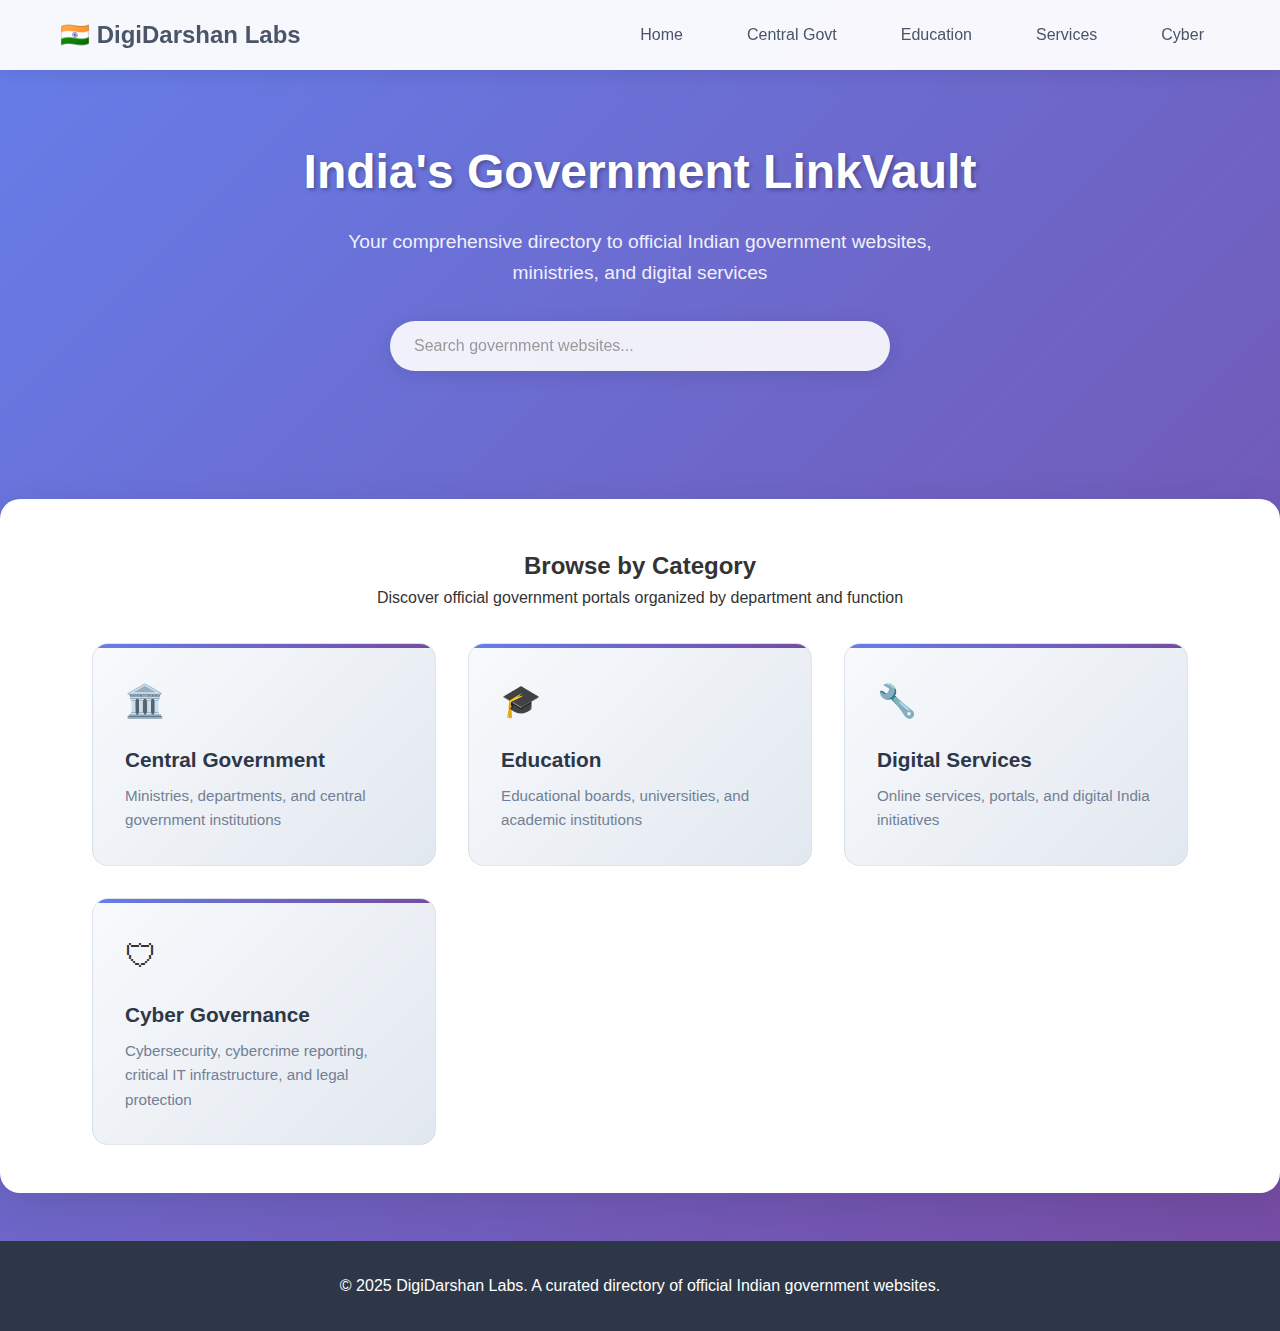
<file: index.html>
<!DOCTYPE html>
<html lang="en">
<head>
    <meta charset="UTF-8">
    <meta name="viewport" content="width=device-width, initial-scale=1.0">
    <meta name="description" content="DigiDarshan Labs: Comprehensive directory of official Indian government websites and portals">
    <meta name="keywords" content="India, government, official websites, ministries, services">
    <title>DigiDarshan Labs: India's Government LinkVault</title>
    <link rel="apple-touch-icon" sizes="180x180" href="assets/apple-touch-icon.png">
    <link rel="icon" type="image/png" sizes="32x32" href="assets/favicon-32x32.png">
    <link rel="icon" type="image/png" sizes="16x16" href="assets/favicon-16x16.png">
    <link rel="manifest" href="assets/site.webmanifest">
    <style>
        /* CSS Reset and Base Styles */
        * {
            margin: 0;
            padding: 0;
            box-sizing: border-box;
        }

        body {
            font-family: 'Segoe UI', Tahoma, Geneva, Verdana, sans-serif;
            line-height: 1.6;
            color: #333;
            background: linear-gradient(135deg, #667eea 0%, #764ba2 100%);
            min-height: 100vh;
        }

        /* Container */
        .container {
            max-width: 1200px;
            margin: 0 auto;
            padding: 0 20px;
        }

        /* Header */
        .header {
            background: rgba(255, 255, 255, 0.95);
            backdrop-filter: blur(10px);
            box-shadow: 0 2px 20px rgba(0, 0, 0, 0.1);
            position: sticky;
            top: 0;
            z-index: 100;
        }

        .header-content {
            display: flex;
            justify-content: space-between;
            align-items: center;
            padding: 1rem 0;
        }

        .logo {
            font-size: 1.5rem;
            font-weight: 700;
            color: #4a5568;
            text-decoration: none;
        }

        /* Navigation */
        .nav {
            display: flex;
            gap: 2rem;
            list-style: none;
        }

        .nav a {
            text-decoration: none;
            color: #4a5568;
            font-weight: 500;
            transition: color 0.3s ease;
            padding: 0.5rem 1rem;
            border-radius: 8px;
        }

        .nav a:hover {
            color: #667eea;
            background: rgba(102, 126, 234, 0.1);
        }

        /* Hero Section */
        .hero {
            text-align: center;
            padding: 4rem 0;
            color: white;
        }

        .hero h1 {
            font-size: 3rem;
            font-weight: 700;
            margin-bottom: 1rem;
            text-shadow: 2px 2px 4px rgba(0, 0, 0, 0.3);
        }

        .hero p {
            font-size: 1.2rem;
            margin-bottom: 2rem;
            opacity: 0.9;
            max-width: 600px;
            margin-left: auto;
            margin-right: auto;
        }

        /* Search Bar */
        .search-container {
            max-width: 500px;
            margin: 2rem auto;
            position: relative;
        }

        .search-input {
            width: 100%;
            padding: 1rem 1.5rem;
            font-size: 1rem;
            border: none;
            border-radius: 50px;
            outline: none;
            background: rgba(255, 255, 255, 0.9);
            backdrop-filter: blur(10px);
            box-shadow: 0 4px 20px rgba(0, 0, 0, 0.1);
        }

        .search-input::placeholder {
            color: #999;
        }

        /* Main Content */
        .main {
            background: white;
            margin: 2rem 0;
            border-radius: 20px;
            box-shadow: 0 10px 40px rgba(0, 0, 0, 0.1);
            overflow: hidden;
        }

        .content {
            padding: 3rem 2rem;
        }

        /* Category Grid */
        .category-grid {
            display: grid;
            grid-template-columns: repeat(auto-fit, minmax(300px, 1fr));
            gap: 2rem;
            margin-top: 2rem;
        }

        .category-card {
            background: linear-gradient(135deg, #f8fafc 0%, #e2e8f0 100%);
            border-radius: 16px;
            padding: 2rem;
            text-decoration: none;
            color: inherit;
            transition: all 0.3s ease;
            border: 1px solid rgba(203, 213, 224, 0.5);
            position: relative;
            overflow: hidden;
        }

        .category-card::before {
            content: '';
            position: absolute;
            top: 0;
            left: 0;
            width: 100%;
            height: 4px;
            background: linear-gradient(90deg, #667eea, #764ba2);
        }

        .category-card:hover {
            transform: translateY(-5px);
            box-shadow: 0 15px 40px rgba(0, 0, 0, 0.15);
        }

        .category-card h3 {
            font-size: 1.3rem;
            font-weight: 600;
            margin-bottom: 0.5rem;
            color: #2d3748;
        }

        .category-card p {
            color: #718096;
            font-size: 0.95rem;
        }

        .category-card .icon {
            font-size: 2rem;
            margin-bottom: 1rem;
            display: block;
        }

        /* Link Block Styles (for category pages) */
        .link-block {
            background: white;
            border: 1px solid #e2e8f0;
            border-radius: 12px;
            padding: 1.5rem;
            margin-bottom: 1rem;
            transition: all 0.3s ease;
            position: relative;
        }

        .link-block:hover {
            transform: translateX(5px);
            box-shadow: 0 5px 20px rgba(0, 0, 0, 0.1);
            border-color: #667eea;
        }

        .link-block a {
            color: #2d3748;
            text-decoration: none;
            font-weight: 600;
            font-size: 1.1rem;
            display: block;
            margin-bottom: 0.5rem;
        }

        .link-block a:hover {
            color: #667eea;
        }

        .link-block p {
            color: #718096;
            font-size: 0.9rem;
            margin: 0;
        }

        .link-block::before {
            content: '';
            position: absolute;
            left: 0;
            top: 0;
            width: 3px;
            height: 100%;
            background: #667eea;
            opacity: 0;
            transition: opacity 0.3s ease;
        }

        .link-block:hover::before {
            opacity: 1;
        }

        /* Section Styles */
        .section {
            margin-bottom: 3rem;
        }

        .section h2 {
            font-size: 1.5rem;
            font-weight: 600;
            color: #2d3748;
            margin-bottom: 1.5rem;
            padding-bottom: 0.5rem;
            border-bottom: 2px solid #e2e8f0;
        }

        /* Page Header */
        .page-header {
            background: linear-gradient(135deg, #667eea 0%, #764ba2 100%);
            color: white;
            padding: 3rem 0;
            text-align: center;
        }

        .page-header h1 {
            font-size: 2.5rem;
            font-weight: 700;
            margin-bottom: 0.5rem;
        }

        .page-header p {
            font-size: 1.1rem;
            opacity: 0.9;
        }

        /* Footer */
        .footer {
            background: #2d3748;
            color: white;
            text-align: center;
            padding: 2rem 0;
            margin-top: 3rem;
        }

        /* Mobile Responsiveness */
        @media (max-width: 768px) {
            .header-content {
                flex-direction: column;
                gap: 1rem;
            }

            .nav {
                gap: 1rem;
            }

            .hero h1 {
                font-size: 2rem;
            }

            .hero p {
                font-size: 1rem;
            }

            .category-grid {
                grid-template-columns: 1fr;
            }

            .content {
                padding: 2rem 1rem;
            }
        }

        /* Utility Classes */
        .text-center { text-align: center; }
        .mb-2 { margin-bottom: 1rem; }
        .mt-3 { margin-top: 1.5rem; }
    </style>
</head>
<body>
    <!-- Header Navigation -->
    <header class="header">
        <div class="container">
            <div class="header-content">
                <a href="index.html" class="logo">🇮🇳 DigiDarshan Labs</a>
                <nav>
                    <ul class="nav">
                        <li><a href="index.html">Home</a></li>
                        <li><a href="central.html">Central Govt</a></li>
                        <li><a href="education.html">Education</a></li>
                        <li><a href="services.html">Services</a></li>
                        <li><a href="cyber.html">Cyber</a></li>
                    </ul>
                </nav>
            </div>
        </div>
    </header>

    <!-- Hero Section -->
    <section class="hero">
        <div class="container">
            <h1>India's Government LinkVault</h1>
            <p>Your comprehensive directory to official Indian government websites, ministries, and digital services</p>
            
            <!-- Search Bar -->
            <div class="search-container">
                <input type="text" class="search-input" placeholder="Search government websites..." id="searchInput">
            </div>
        </div>
    </section>

    <!-- Main Content -->
    <main class="main">
        <div class="container">
            <div class="content">
                <div class="text-center mb-2">
                    <h2>Browse by Category</h2>
                    <p>Discover official government portals organized by department and function</p>
                </div>

                <!-- Category Grid -->
                <div class="category-grid">
                    <!-- To add a new category card, copy this block and replace the content -->
                    <a href="central.html" class="category-card">
                        <span class="icon">🏛️</span>
                        <h3>Central Government</h3>
                        <p>Ministries, departments, and central government institutions</p>
                    </a>

                    <a href="education.html" class="category-card">
                        <span class="icon">🎓</span>
                        <h3>Education</h3>
                        <p>Educational boards, universities, and academic institutions</p>
                    </a>

                    <a href="services.html" class="category-card">
                        <span class="icon">🔧</span>
                        <h3>Digital Services</h3>
                        <p>Online services, portals, and digital India initiatives</p>
                    </a>
                    
                    <a href="cyber.html" class="category-card">
						<span class="icon">🛡</span>
						<h3>Cyber Governance</h3>
						<p>Cybersecurity, cybercrime reporting, critical IT infrastructure, and legal protection</p>
					</a>


                    <!-- Template for new category cards -->
                    <!-- 
                    <a href="newpage.html" class="category-card">
                        <span class="icon">📊</span>
                        <h3>Category Name</h3>
                        <p>Brief description of the category</p>
                    </a>
                    -->
                </div>
            </div>
        </div>
    </main>

    <!-- Footer -->
    <footer class="footer">
        <div class="container">
            <p>&copy; 2025 DigiDarshan Labs. A curated directory of official Indian government websites.</p>
        </div>
    </footer>

    <!-- Search Functionality -->
    <script src="js/script.js"></script>
</body>
</html>
</file>
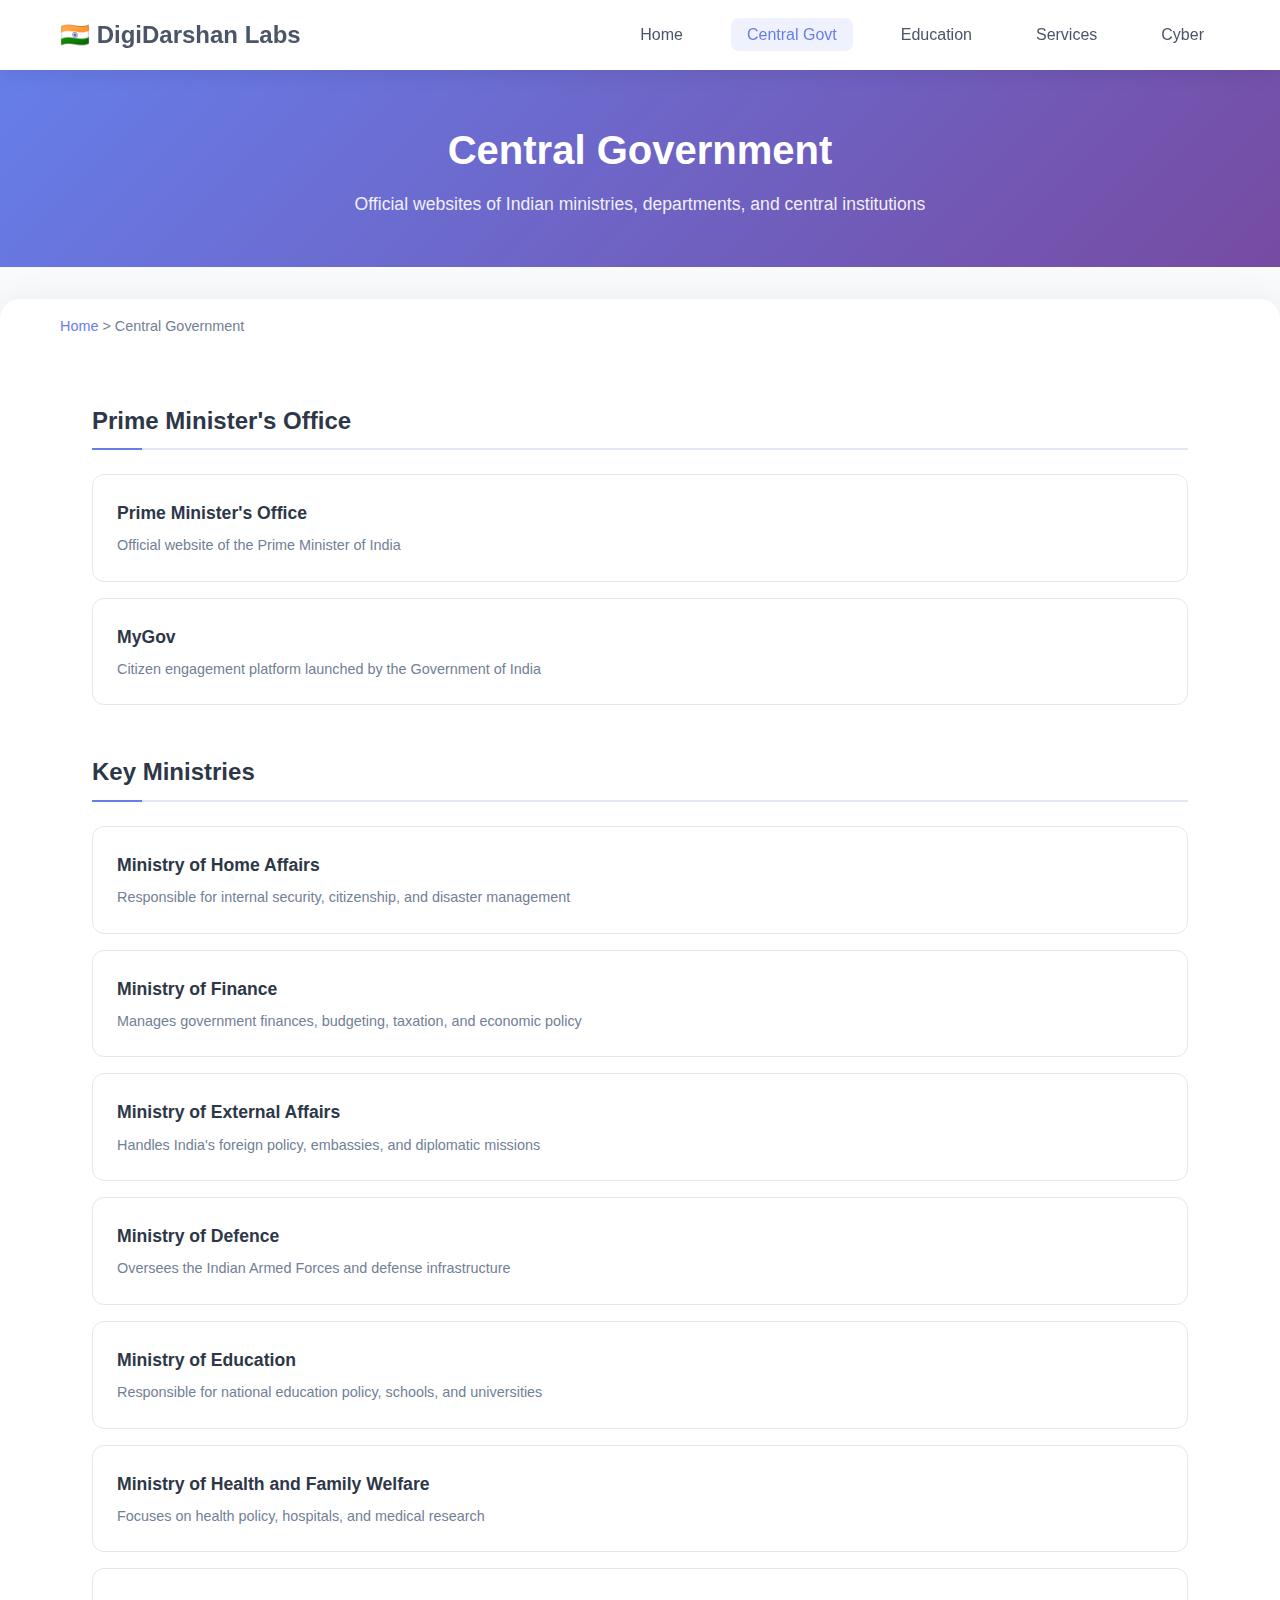
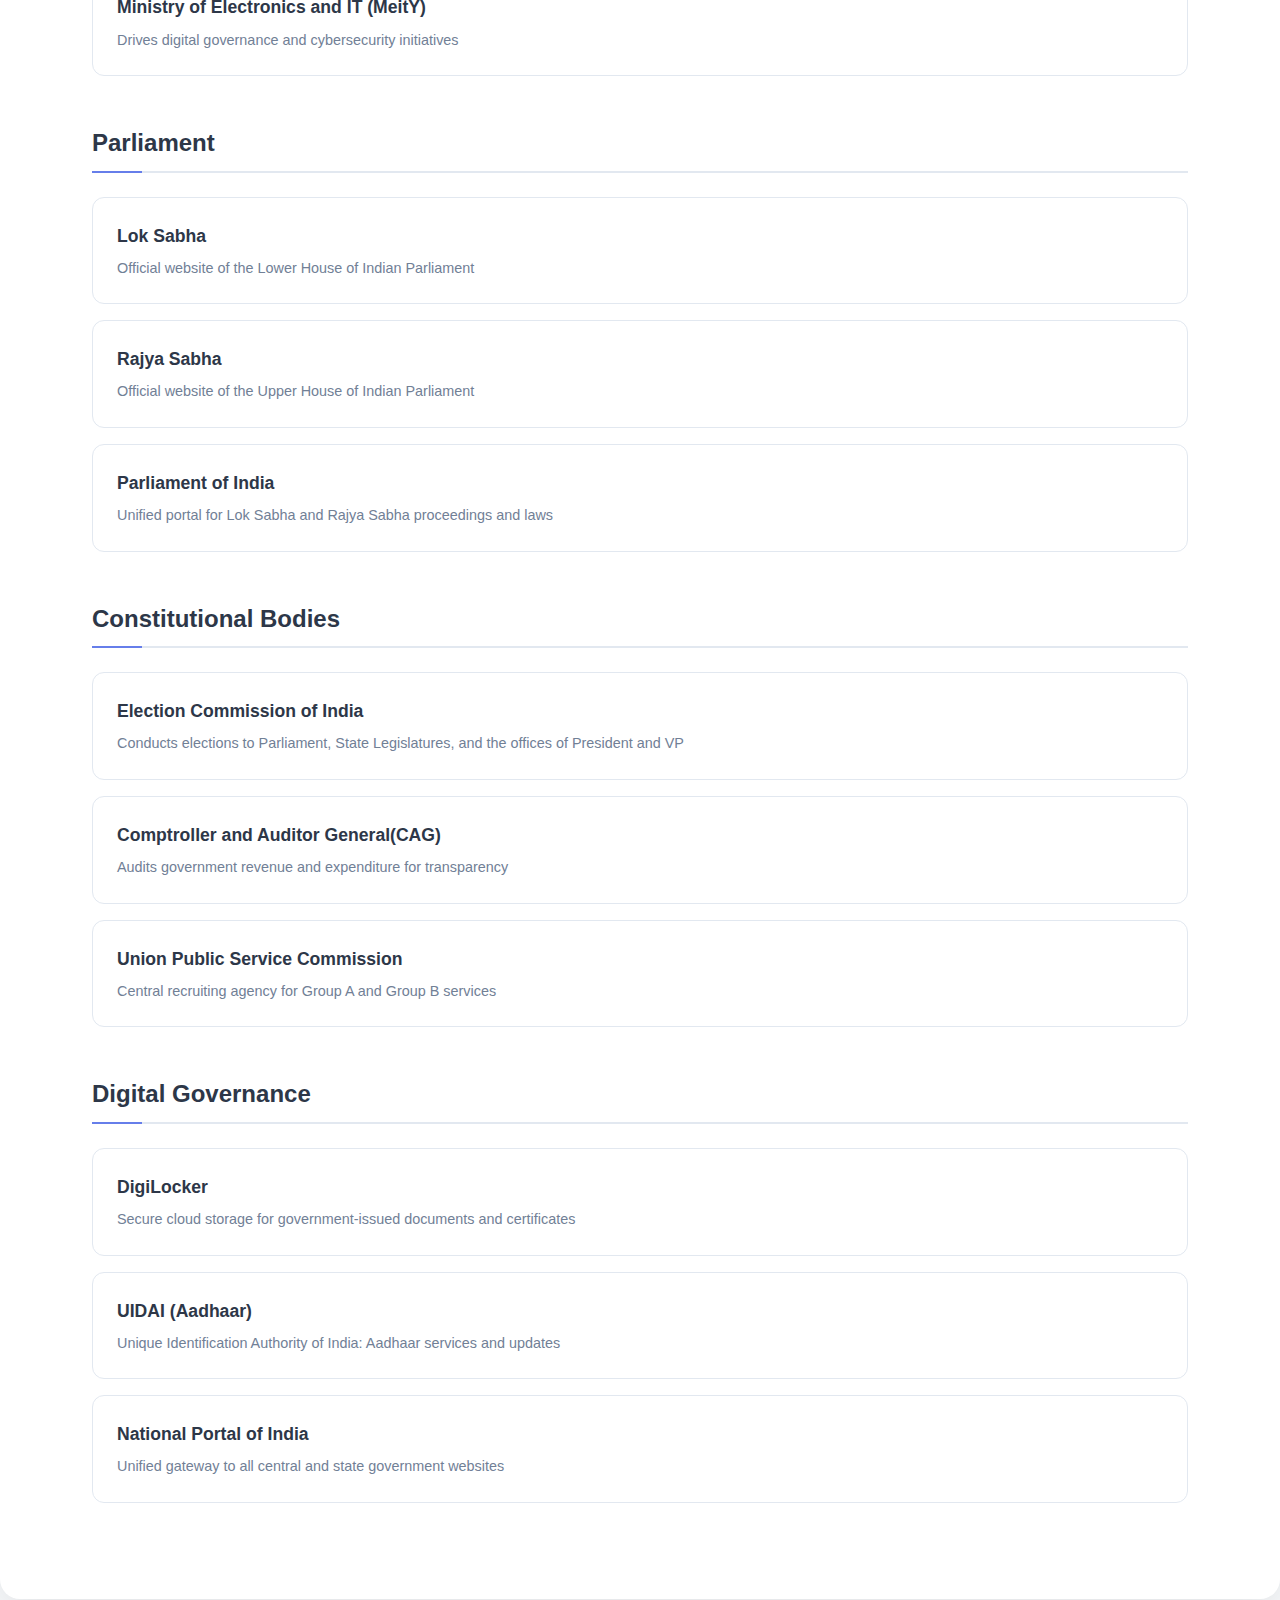
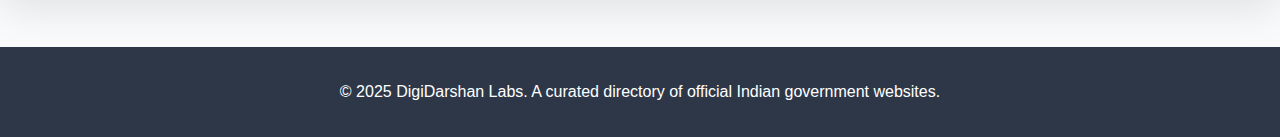
<file: central.html>
<!DOCTYPE html>
<html lang="en">
<head>
    <meta charset="UTF-8">
    <meta name="viewport" content="width=device-width, initial-scale=1.0">
    <meta name="description" content="Official Central Government websites and ministries of India">
    <title>Central Government - DigiDarshan Labs</title>
    <link rel="apple-touch-icon" sizes="180x180" href="assets/apple-touch-icon.png">
    <link rel="icon" type="image/png" sizes="32x32" href="assets/favicon-32x32.png">
    <link rel="icon" type="image/png" sizes="16x16" href="assets/favicon-16x16.png">
    <link rel="manifest" href="assets/site.webmanifest">
    <link rel="stylesheet" href="css/styles.css">
</head>
<body>
    <!-- Header Navigation -->
    <header class="header">
        <div class="container">
            <div class="header-content">
                <a href="index.html" class="logo">🇮🇳 DigiDarshan Labs</a>
                <nav>
                    <ul class="nav">
                        <li><a href="index.html">Home</a></li>
                        <li><a href="central.html" class="active">Central Govt</a></li>
                        <li><a href="education.html">Education</a></li>
                        <li><a href="services.html">Services</a></li>
                        <li><a href="cyber.html">Cyber</a></li>
                    </ul>
                </nav>
            </div>
        </div>
    </header>

    <!-- Page Header -->
    <section class="page-header">
        <div class="container">
            <h1>Central Government</h1>
            <p>Official websites of Indian ministries, departments, and central institutions</p>
        </div>
    </section>

    <!-- Main Content -->
    <main class="main">
        <div class="container">
            <!-- Breadcrumb -->
            <div class="breadcrumb">
                <a href="index.html">Home</a> > Central Government
            </div>

            <div class="content">
                <!-- Prime Minister's Office Section -->
                <section class="section">
                    <h2>Prime Minister's Office</h2>
                    
                    <!-- To add a new link, copy this block and replace the URL and text -->
                    <div class="link-block">
                        <a href="https://www.pmindia.gov.in/en/" target="_blank">Prime Minister's Office</a>
                        <p>Official website of the Prime Minister of India</p>
                    </div>
                    
                    <div class="link-block">
                        <a href="https://www.mygov.in" target="_blank">MyGov</a>
                        <p>Citizen engagement platform launched by the Government of India</p>
                    </div>
                </section>

                <!-- Key Ministries Section -->
                <section class="section">
					<h2>Key Ministries</h2>
					<div class="link-block">
						<a href="https://www.mha.gov.in" target="_blank">Ministry of Home Affairs</a>
						<p>Responsible for internal security, citizenship, and disaster management</p>
					</div>
					<div class="link-block">
						<a href="https://finmin.nic.in" target="_blank">Ministry of Finance</a>
						<p>Manages government finances, budgeting, taxation, and economic policy</p>
					</div>
					<div class="link-block">
                        <a href="https://www.mea.gov.in" target="_blank">Ministry of External Affairs</a>
                        <p>Handles India's foreign policy, embassies, and diplomatic missions</p>
                    </div>
                    <div class="link-block">
						<a href="https://mod.gov.in" target="_blank">Ministry of Defence</a>
						<p>Oversees the Indian Armed Forces and defense infrastructure</p>
					</div>
					<div class="link-block">
						<a href="https://www.education.gov.in" target="_blank">Ministry of Education</a>
						<p>Responsible for national education policy, schools, and universities</p>
					</div>
					<div class="link-block">
						<a href="https://www.mohfw.gov.in" target="_blank">Ministry of Health and Family Welfare</a>
						<p>Focuses on health policy, hospitals, and medical research</p>
					</div>
					<div class="link-block">
						<a href="https://www.meity.gov.in" target="_blank">Ministry of Electronics and IT (MeitY)</a>
						<p>Drives digital governance and cybersecurity initiatives</p>
					</div>
				</section>


                <!-- Parliament Section -->
                <section class="section">
                    <h2>Parliament</h2>
                    
                    <!-- To add a new link, copy this block and replace the URL and text -->
                    <div class="link-block">
                        <a href="https://loksabha.nic.in" target="_blank">Lok Sabha</a>
                        <p>Official website of the Lower House of Indian Parliament</p>
                    </div>
                    
                    <div class="link-block">
                        <a href="https://rajyasabha.nic.in" target="_blank">Rajya Sabha</a>
                        <p>Official website of the Upper House of Indian Parliament</p>
                    </div>
                    
                    <div class="link-block">
                        <a href="https://parliamentofindia.nic.in" target="_blank">Parliament of India</a>
                        <p>Unified portal for Lok Sabha and Rajya Sabha proceedings and laws</p>
                    </div>
                </section>

                <!-- Constitutional Bodies Section -->
                <section class="section">
                    <h2>Constitutional Bodies</h2>
                    
                    <!-- To add a new link, copy this block and replace the URL and text -->
                    <div class="link-block">
                        <a href="https://eci.gov.in" target="_blank">Election Commission of India</a>
                        <p>Conducts elections to Parliament, State Legislatures, and the offices of President and VP</p>
                    </div>
                    
                    <div class="link-block">
                        <a href="https://cag.gov.in" target="_blank">Comptroller and Auditor General(CAG)</a>
                        <p>Audits government revenue and expenditure for transparency</p>
                    </div>
                    
                    <div class="link-block">
                        <a href="https://www.upsc.gov.in" target="_blank">Union Public Service Commission</a>
                        <p>Central recruiting agency for Group A and Group B services</p>
                    </div>
                </section>
                <!--Digital Governance-->
                <section class="section">
					<h2>Digital Governance</h2>
					<div class="link-block">
						<a href="https://www.digilocker.gov.in" target="_blank">DigiLocker</a>
						<p>Secure cloud storage for government-issued documents and certificates</p>
					</div>
					<div class="link-block">
                        <a href="https://uidai.gov.in" target="_blank">UIDAI (Aadhaar)</a>
                        <p>Unique Identification Authority of India: Aadhaar services and updates</p>
                    </div>
                    <div class="link-block">
                        <a href="https://www.india.gov.in" target="_blank">National Portal of India</a>
                        <p>Unified gateway to all central and state government websites</p>
                    </div>
                </section>


                <!-- Template Section for Easy Copy-Paste -->
                <!-- 
                <section class="section">
                    <h2>New Section Name</h2>
                    
                    <div class="link-block">
                        <a href="https://example.gov.in" target="_blank">Website Name</a>
                        <p>Brief description of the website or organization</p>
                    </div>
                </section>
                -->
            </div>
        </div>
    </main>

    <!-- Footer -->
    <footer class="footer">
        <div class="container">
            <p>&copy; 2025 DigiDarshan Labs. A curated directory of official Indian government websites.</p>
        </div>
    </footer>

    <script src="js/script.js"></script>
</body>
</html>
</file>
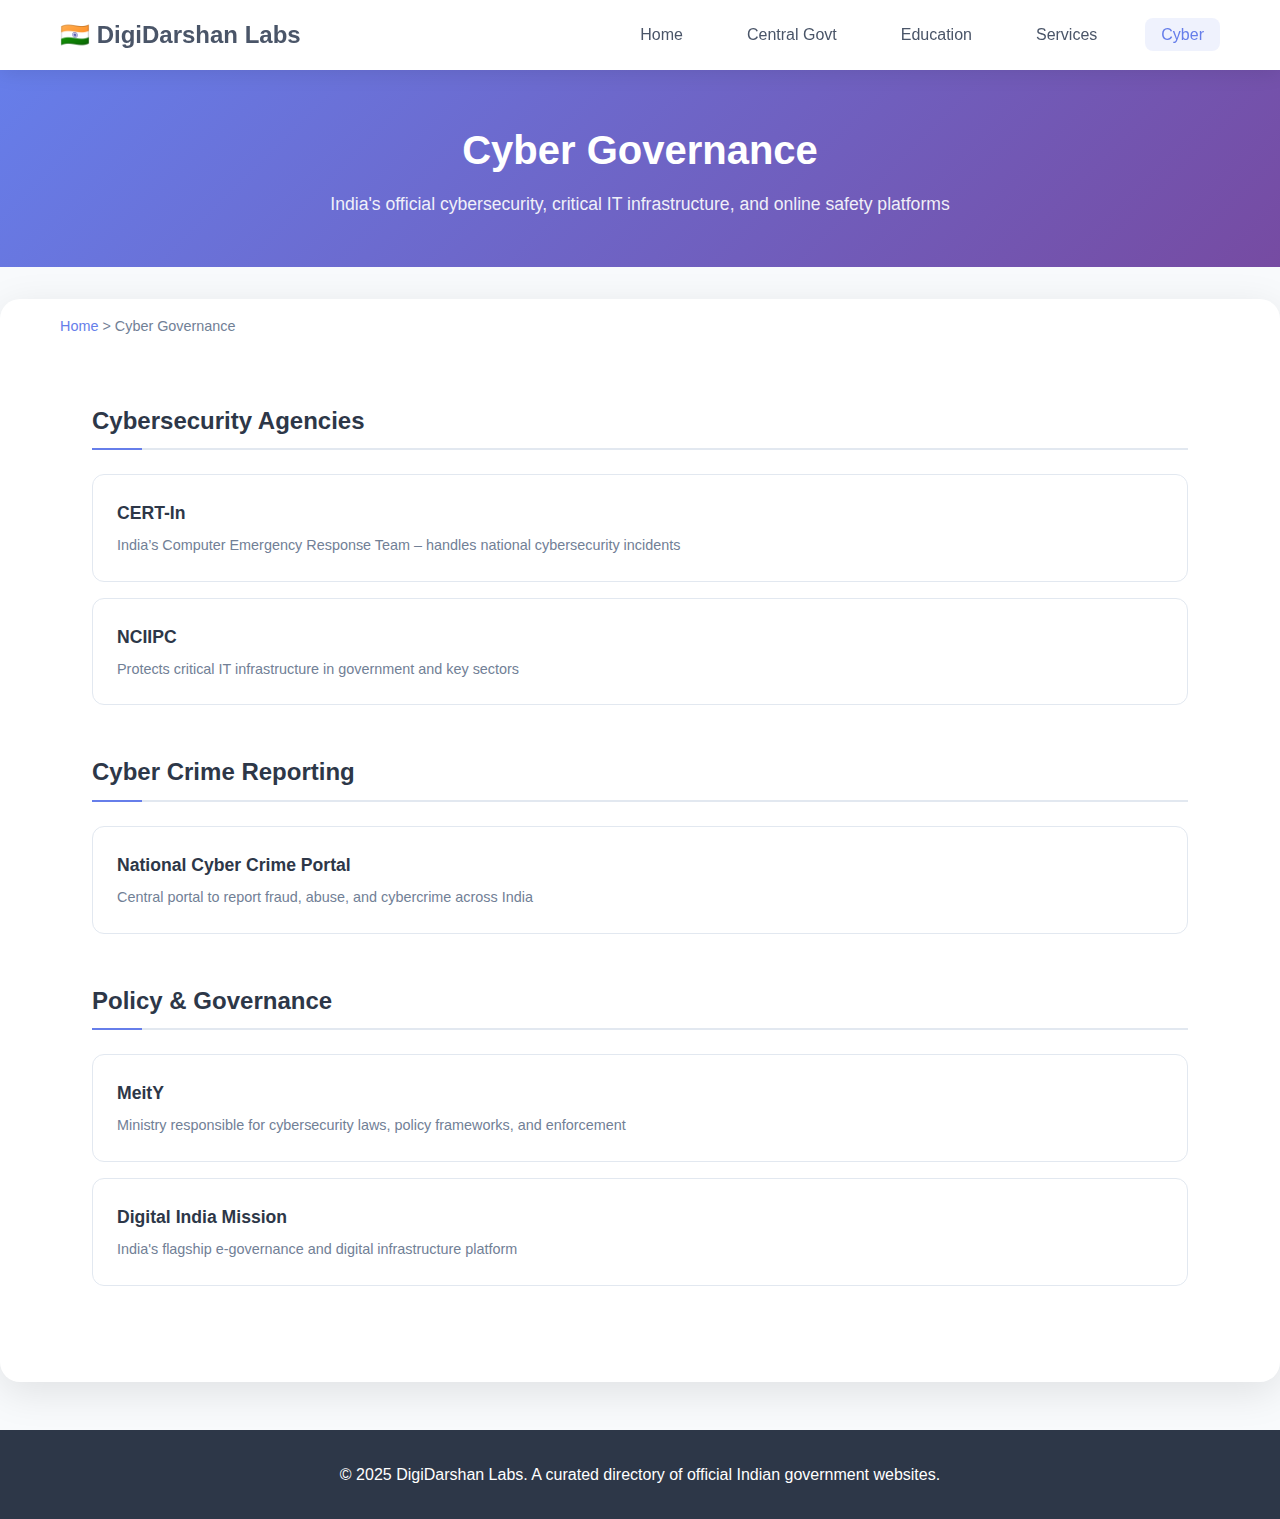
<file: cyber.html>
<!DOCTYPE html>
<html lang="en">
<head>
    <meta charset="UTF-8">
    <meta name="viewport" content="width=device-width, initial-scale=1.0">
    <meta name="description" content="Official Central Government websites and ministries of India">
    <title>Central Government - DigiDarshan Labs</title>
    <link rel="apple-touch-icon" sizes="180x180" href="assets/apple-touch-icon.png">
    <link rel="icon" type="image/png" sizes="32x32" href="assets/favicon-32x32.png">
    <link rel="icon" type="image/png" sizes="16x16" href="assets/favicon-16x16.png">
    <link rel="manifest" href="assets/site.webmanifest">
    <link rel="stylesheet" href="css/styles.css">
</head>
<body>
    <!-- Header Navigation -->
    <header class="header">
        <div class="container">
            <div class="header-content">
                <a href="index.html" class="logo">🇮🇳 DigiDarshan Labs</a>
                <nav>
                    <ul class="nav">
                        <li><a href="index.html">Home</a></li>
                        <li><a href="central.html" >Central Govt</a></li>
                        <li><a href="education.html">Education</a></li>
                        <li><a href="services.html">Services</a></li>
                        <li><a href="cyber.html" class="active">Cyber</a></li>
                    </ul>
                </nav>
            </div>
        </div>
    </header>

    <!-- Page Header -->
    <section class="page-header">
        <div class="container">
            <h1>Cyber Governance</h1>
            <p>India's official cybersecurity, critical IT infrastructure, and online safety platforms</p>
        </div>
    </section>

    <!-- Main Content -->
    <main class="main">
        <div class="container">
            <!-- Breadcrumb -->
            <div class="breadcrumb">
                <a href="index.html">Home</a> > Cyber Governance
            </div>

            <div class="content">
<section class="section">
    <h2>Cybersecurity Agencies</h2>

    <div class="link-block">
        <a href="https://www.cert-in.org.in" target="_blank">CERT-In</a>
        <p>India’s Computer Emergency Response Team – handles national cybersecurity incidents</p>
    </div>

    <div class="link-block">
        <a href="https://nciipc.gov.in" target="_blank">NCIIPC</a>
        <p>Protects critical IT infrastructure in government and key sectors</p>
    </div>
</section>

<section class="section">
    <h2>Cyber Crime Reporting</h2>

    <div class="link-block">
        <a href="https://www.cybercrime.gov.in" target="_blank">National Cyber Crime Portal</a>
        <p>Central portal to report fraud, abuse, and cybercrime across India</p>
    </div>
</section>

<section class="section">
    <h2>Policy & Governance</h2>

    <div class="link-block">
        <a href="https://www.meity.gov.in" target="_blank">MeitY</a>
        <p>Ministry responsible for cybersecurity laws, policy frameworks, and enforcement</p>
    </div>

    <div class="link-block">
        <a href="https://digitalindia.gov.in" target="_blank">Digital India Mission</a>
        <p>India's flagship e-governance and digital infrastructure platform</p>
    </div>
</section>




                <!-- Template Section for Easy Copy-Paste -->
                <!-- 
                <section class="section">
                    <h2>New Section Name</h2>
                    
                    <div class="link-block">
                        <a href="https://example.gov.in" target="_blank">Website Name</a>
                        <p>Brief description of the website or organization</p>
                    </div>
                </section>
                -->
            </div>
        </div>
    </main>

    <!-- Footer -->
    <footer class="footer">
        <div class="container">
            <p>&copy; 2025 DigiDarshan Labs. A curated directory of official Indian government websites.</p>
        </div>
    </footer>

    <script src="js/script.js"></script>
</body>
</html>
</file>
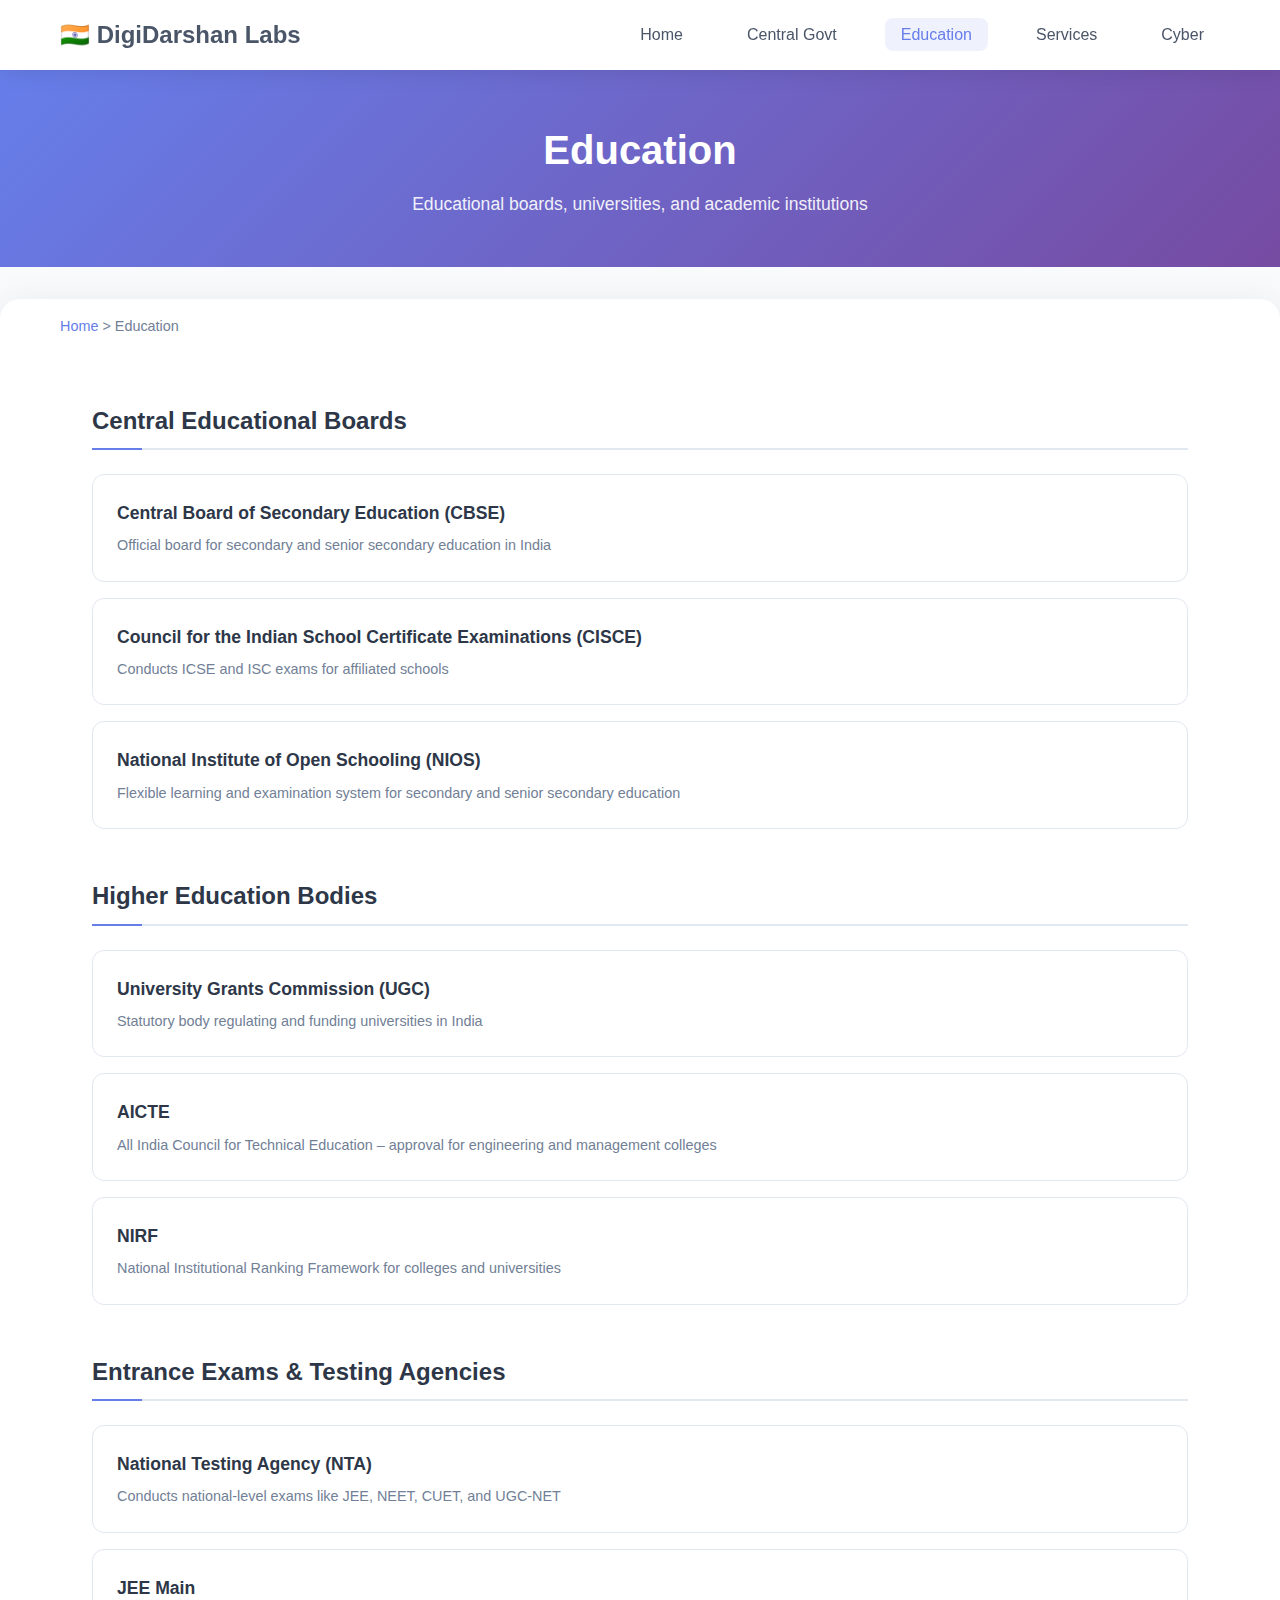
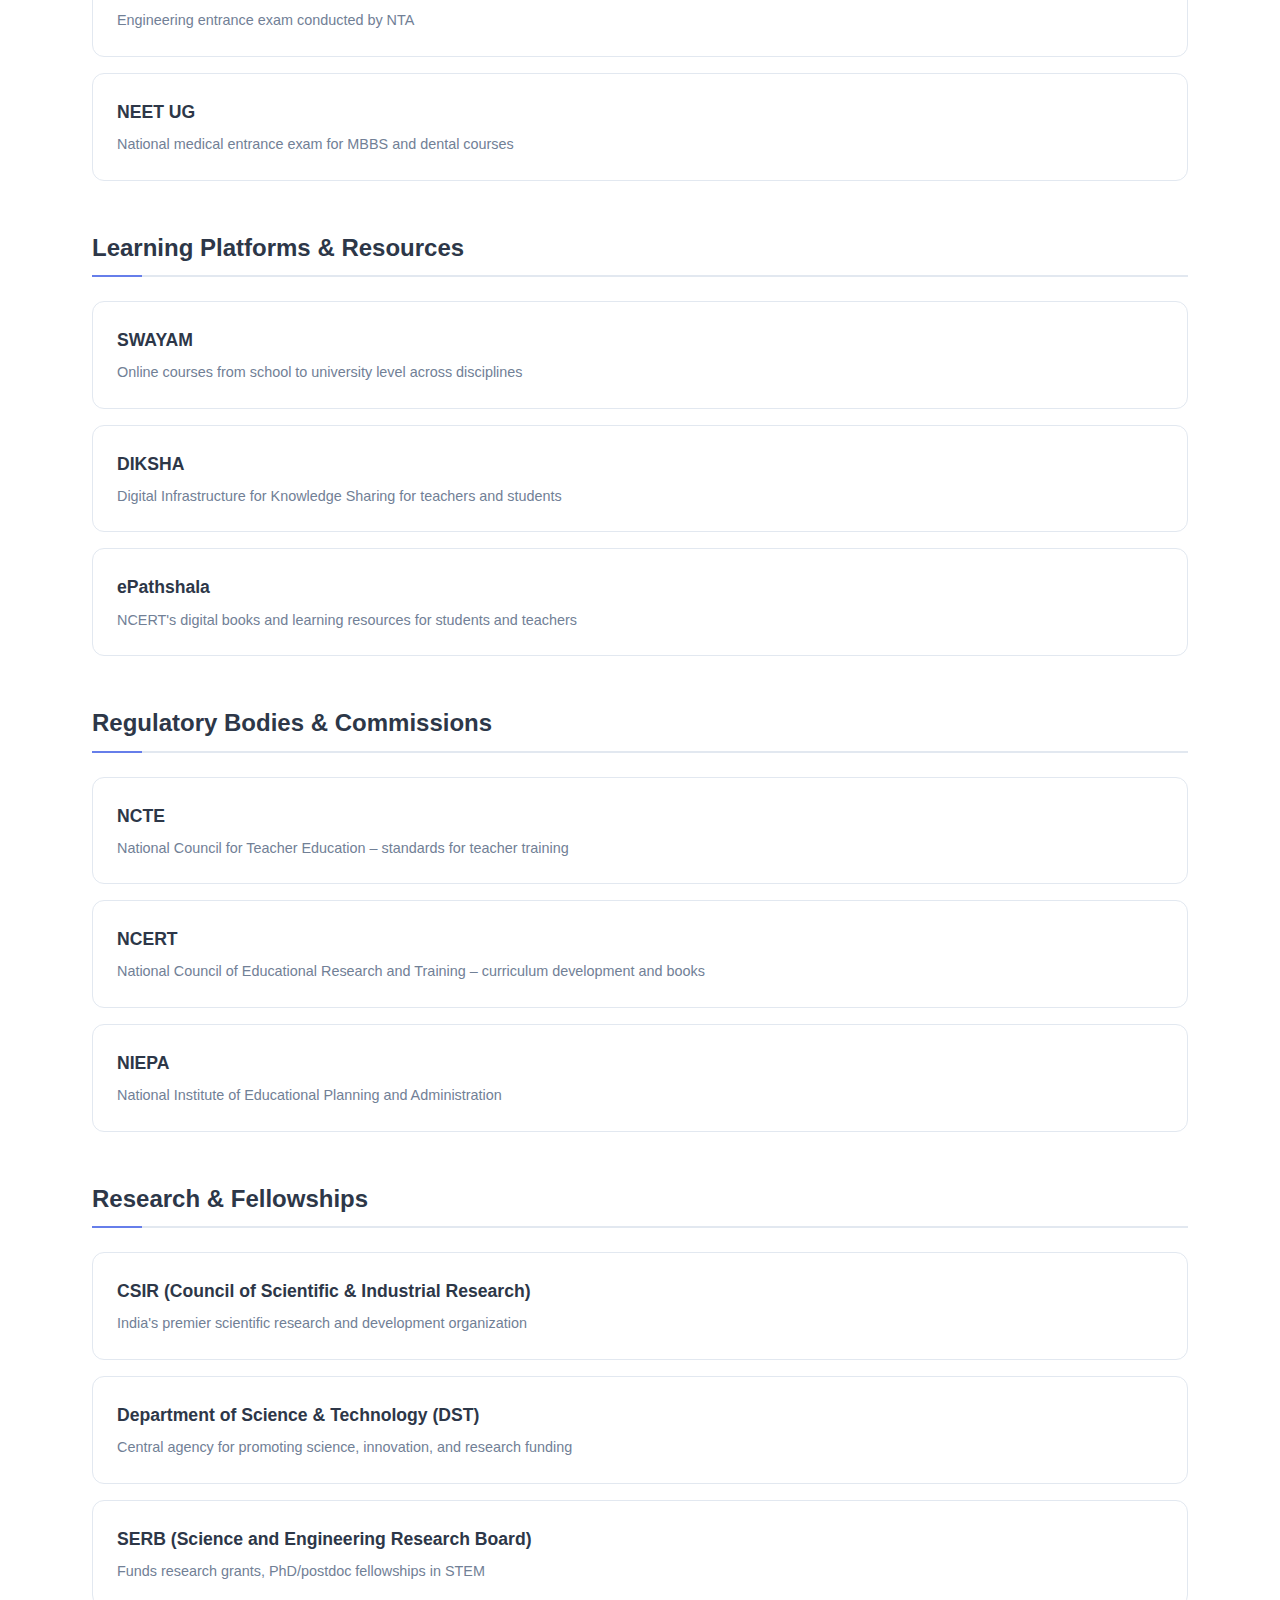
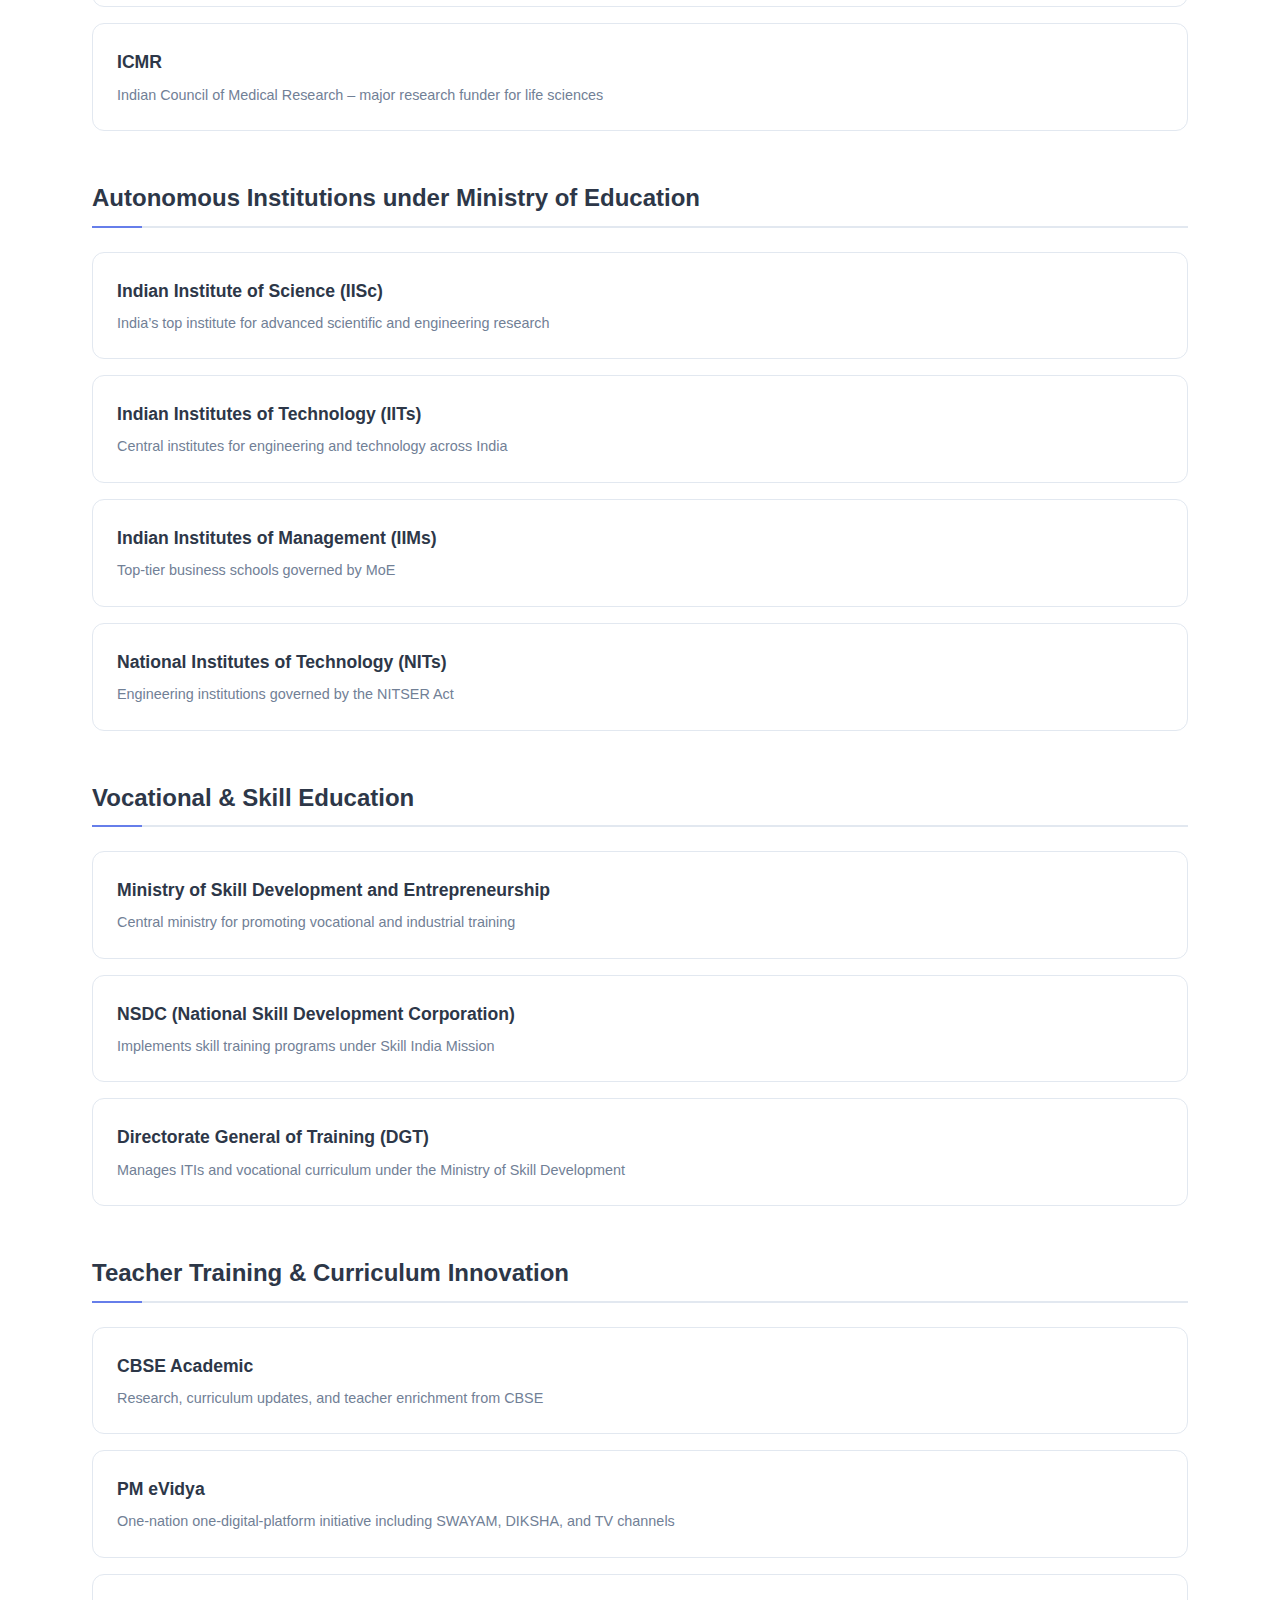
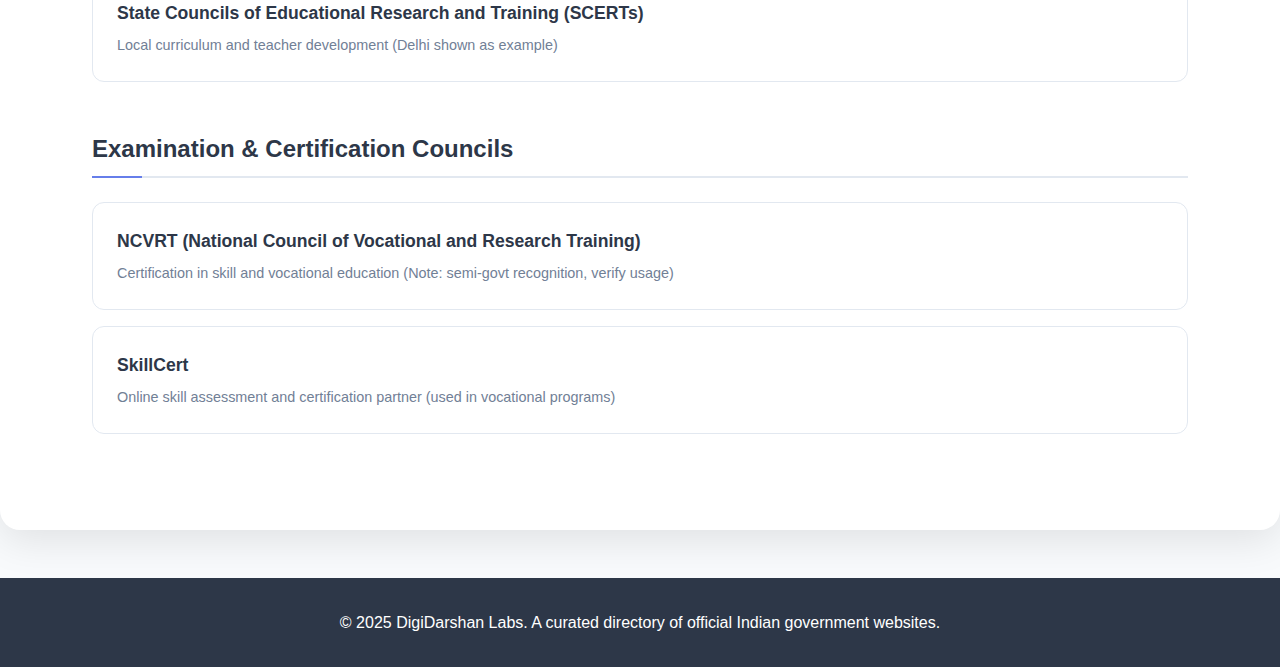
<file: education.html>
<!DOCTYPE html>
<html lang="en">
<head>
    <meta charset="UTF-8">
    <meta name="viewport" content="width=device-width, initial-scale=1.0">
    <meta name="description" content="Official Central Government websites and ministries of India">
    <title>Education - DigiDarshan Labs</title>
    <link rel="apple-touch-icon" sizes="180x180" href="assets/apple-touch-icon.png">
    <link rel="icon" type="image/png" sizes="32x32" href="assets/favicon-32x32.png">
    <link rel="icon" type="image/png" sizes="16x16" href="assets/favicon-16x16.png">
    <link rel="manifest" href="assets/site.webmanifest">
    <link rel="stylesheet" href="css/styles.css">
</head>
<body>
    <!-- Header Navigation -->
    <header class="header">
		<div class="container">
			<div class="header-content">
				<a href="index.html" class="logo">🇮🇳 DigiDarshan Labs</a>

                <nav>
					<ul class="nav">
						<li><a href="index.html">Home</a></li>
						<li><a href="central.html">Central Govt</a></li>
						<li><a href="education.html" class="active">Education</a></li>
                        <li><a href="services.html">Services</a></li>
                        <li><a href="cyber.html">Cyber</a></li>
                    </ul>
                </nav>
                <!---<div class="menu-wrapper">
					<button class="menu-button">⋮</button>
                    <div class="menu-dropdown">
						<a href="#">About</a>
                        <a href="#">GitHub</a>
                        <a href="#">Feedback</a>
                    </div>
                </div>--->
             </div>
         </div>
    </header>


    <!-- Page Header -->
    <section class="page-header">
        <div class="container">
            <h1>Education</h1>
            <p>Educational boards, universities, and academic institutions</p>
        </div>
    </section>

    <!-- Main Content -->
    <main class="main">
        <div class="container">
            <!-- Breadcrumb -->
            <div class="breadcrumb">
                <a href="index.html">Home</a> > Education
            </div>

            <div class="content">
				<section class="section">
					<h2>Central Educational Boards</h2>
                    <div class="link-block">
						<a href="https://www.cbse.gov.in" target="_blank">Central Board of Secondary Education (CBSE)</a>
					    <p>Official board for secondary and senior secondary education in India</p>
				    </div>
				    <div class="link-block">
					    <a href="https://cisce.org" target="_blank">Council for the Indian School Certificate Examinations (CISCE)</a>
					    <p>Conducts ICSE and ISC exams for affiliated schools</p>
				    </div>
				    <div class="link-block">
					    <a href="https://www.nios.ac.in" target="_blank">National Institute of Open Schooling (NIOS)</a>
					    <p>Flexible learning and examination system for secondary and senior secondary education</p>
				    </div>
				</section>
				<section class="section">
					<h2>Higher Education Bodies</h2>

                    <div class="link-block">
						<a href="https://www.ugc.gov.in" target="_blank">University Grants Commission (UGC)</a>
						<p>Statutory body regulating and funding universities in India</p>
					</div>

                    <div class="link-block">
                        <a href="https://www.aicte-india.org" target="_blank">AICTE</a>
                        <p>All India Council for Technical Education – approval for engineering and management colleges</p>
                    </div>

                    <div class="link-block">
                        <a href="https://www.nirfindia.org" target="_blank">NIRF</a>
                        <p>National Institutional Ranking Framework for colleges and universities</p>
                    </div>
                </section>
                <section class="section">
					<h2>Entrance Exams & Testing Agencies</h2>
					<div class="link-block">
						<a href="https://nta.ac.in" target="_blank">National Testing Agency (NTA)</a>
						<p>Conducts national-level exams like JEE, NEET, CUET, and UGC-NET</p>
					</div>
					<div class="link-block">
						<a href="https://jeemain.nta.nic.in" target="_blank">JEE Main</a>
						<p>Engineering entrance exam conducted by NTA</p>
					</div>
					<div class="link-block">
						<a href="https://neet.nta.nic.in" target="_blank">NEET UG</a>
						<p>National medical entrance exam for MBBS and dental courses</p>
					</div>
				</section>
				<section class="section">
					<h2>Learning Platforms & Resources</h2>
					<div class="link-block">
						<a href="https://swayam.gov.in" target="_blank">SWAYAM</a>
						<p>Online courses from school to university level across disciplines</p>
					</div>

    <div class="link-block">
        <a href="https://diksha.gov.in" target="_blank">DIKSHA</a>
        <p>Digital Infrastructure for Knowledge Sharing for teachers and students</p>
    </div>

    <div class="link-block">
        <a href="https://epathshala.nic.in" target="_blank">ePathshala</a>
        <p>NCERT's digital books and learning resources for students and teachers</p>
    </div>
</section>
<section class="section">
    <h2>Regulatory Bodies & Commissions</h2>

    <div class="link-block">
        <a href="https://ncte.gov.in" target="_blank">NCTE</a>
        <p>National Council for Teacher Education – standards for teacher training</p>
    </div>

    <div class="link-block">
        <a href="https://ncert.nic.in" target="_blank">NCERT</a>
        <p>National Council of Educational Research and Training – curriculum development and books</p>
    </div>

    <div class="link-block">
        <a href="https://www.niepa.ac.in" target="_blank">NIEPA</a>
        <p>National Institute of Educational Planning and Administration</p>
    </div>
</section>
<section class="section">
    <h2>Research & Fellowships</h2>

    <div class="link-block">
        <a href="https://www.csir.res.in" target="_blank">CSIR (Council of Scientific & Industrial Research)</a>
        <p>India's premier scientific research and development organization</p>
    </div>

    <div class="link-block">
        <a href="https://dst.gov.in" target="_blank">Department of Science & Technology (DST)</a>
        <p>Central agency for promoting science, innovation, and research funding</p>
    </div>

    <div class="link-block">
        <a href="https://serbonline.in" target="_blank">SERB (Science and Engineering Research Board)</a>
        <p>Funds research grants, PhD/postdoc fellowships in STEM</p>
    </div>

    <div class="link-block">
        <a href="https://www.icmr.gov.in" target="_blank">ICMR</a>
        <p>Indian Council of Medical Research – major research funder for life sciences</p>
    </div>
</section>
<section class="section">
    <h2>Autonomous Institutions under Ministry of Education</h2>

    <div class="link-block">
        <a href="https://www.iisc.ac.in" target="_blank">Indian Institute of Science (IISc)</a>
        <p>India’s top institute for advanced scientific and engineering research</p>
    </div>

    <div class="link-block">
        <a href="https://www.iitb.ac.in" target="_blank">Indian Institutes of Technology (IITs)</a>
        <p>Central institutes for engineering and technology across India</p>
    </div>

    <div class="link-block">
        <a href="https://www.iimcal.ac.in" target="_blank">Indian Institutes of Management (IIMs)</a>
        <p>Top-tier business schools governed by MoE</p>
    </div>

    <div class="link-block">
        <a href="https://nits.ac.in" target="_blank">National Institutes of Technology (NITs)</a>
        <p>Engineering institutions governed by the NITSER Act</p>
    </div>
</section>
<section class="section">
    <h2>Vocational & Skill Education</h2>

    <div class="link-block">
        <a href="https://www.msde.gov.in" target="_blank">Ministry of Skill Development and Entrepreneurship</a>
        <p>Central ministry for promoting vocational and industrial training</p>
    </div>

    <div class="link-block">
        <a href="https://www.nationalskillsnetwork.in/nsdc/" target="_blank">NSDC (National Skill Development Corporation)</a>
        <p>Implements skill training programs under Skill India Mission</p>
    </div>

    <div class="link-block">
        <a href="https://dgt.gov.in" target="_blank">Directorate General of Training (DGT)</a>
        <p>Manages ITIs and vocational curriculum under the Ministry of Skill Development</p>
    </div>
</section>
<section class="section">
    <h2>Teacher Training & Curriculum Innovation</h2>

    <div class="link-block">
        <a href="https://cbseacademic.nic.in" target="_blank">CBSE Academic</a>
        <p>Research, curriculum updates, and teacher enrichment from CBSE</p>
    </div>

    <div class="link-block">
        <a href="https://pmevidya.education.gov.in" target="_blank">PM eVidya</a>
        <p>One-nation one-digital-platform initiative including SWAYAM, DIKSHA, and TV channels</p>
    </div>

    <div class="link-block">
        <a href="https://scert.delhi.gov.in" target="_blank">State Councils of Educational Research and Training (SCERTs)</a>
        <p>Local curriculum and teacher development (Delhi shown as example)</p>
    </div>
</section>
<section class="section">
    <h2>Examination & Certification Councils</h2>

    <div class="link-block">
        <a href="https://ncvrtindia.org" target="_blank">NCVRT (National Council of Vocational and Research Training)</a>
        <p>Certification in skill and vocational education (Note: semi-govt recognition, verify usage)</p>
    </div>

    <div class="link-block">
        <a href="https://skillcert.in" target="_blank">SkillCert</a>
        <p>Online skill assessment and certification partner (used in vocational programs)</p>
    </div>
</section>










                <!-- Template Section for Easy Copy-Paste -->
                <!-- 
                <section class="section">
                    <h2>New Section Name</h2>
                    
                    <div class="link-block">
                        <a href="https://example.gov.in" target="_blank">Website Name</a>
                        <p>Brief description of the website or organization</p>
                    </div>
                </section>
                -->
            </div>
        </div>
    </main>

    <!-- Footer -->
    <footer class="footer">
        <div class="container">
            <p>&copy; 2025 DigiDarshan Labs. A curated directory of official Indian government websites.</p>
        </div>
    </footer>

    <script src="js/script.js"></script>
</body>
</html>
</file>
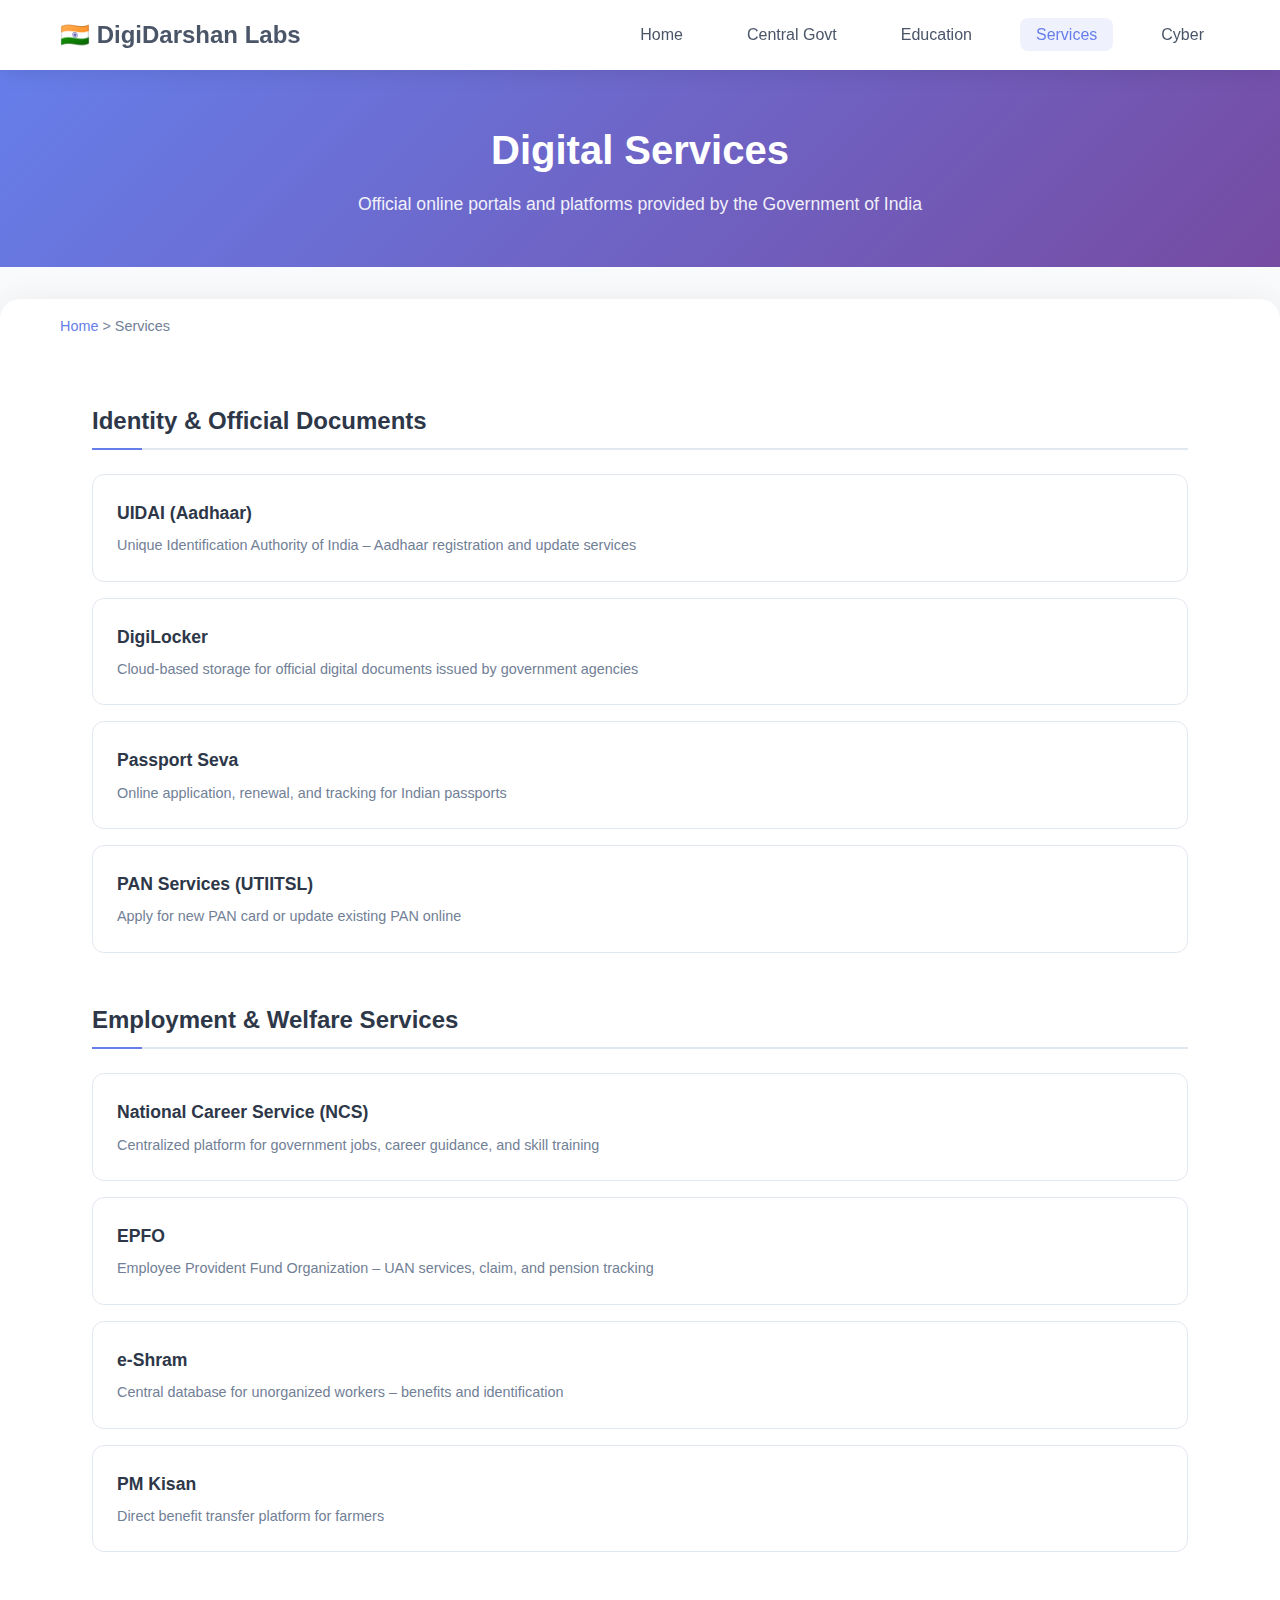
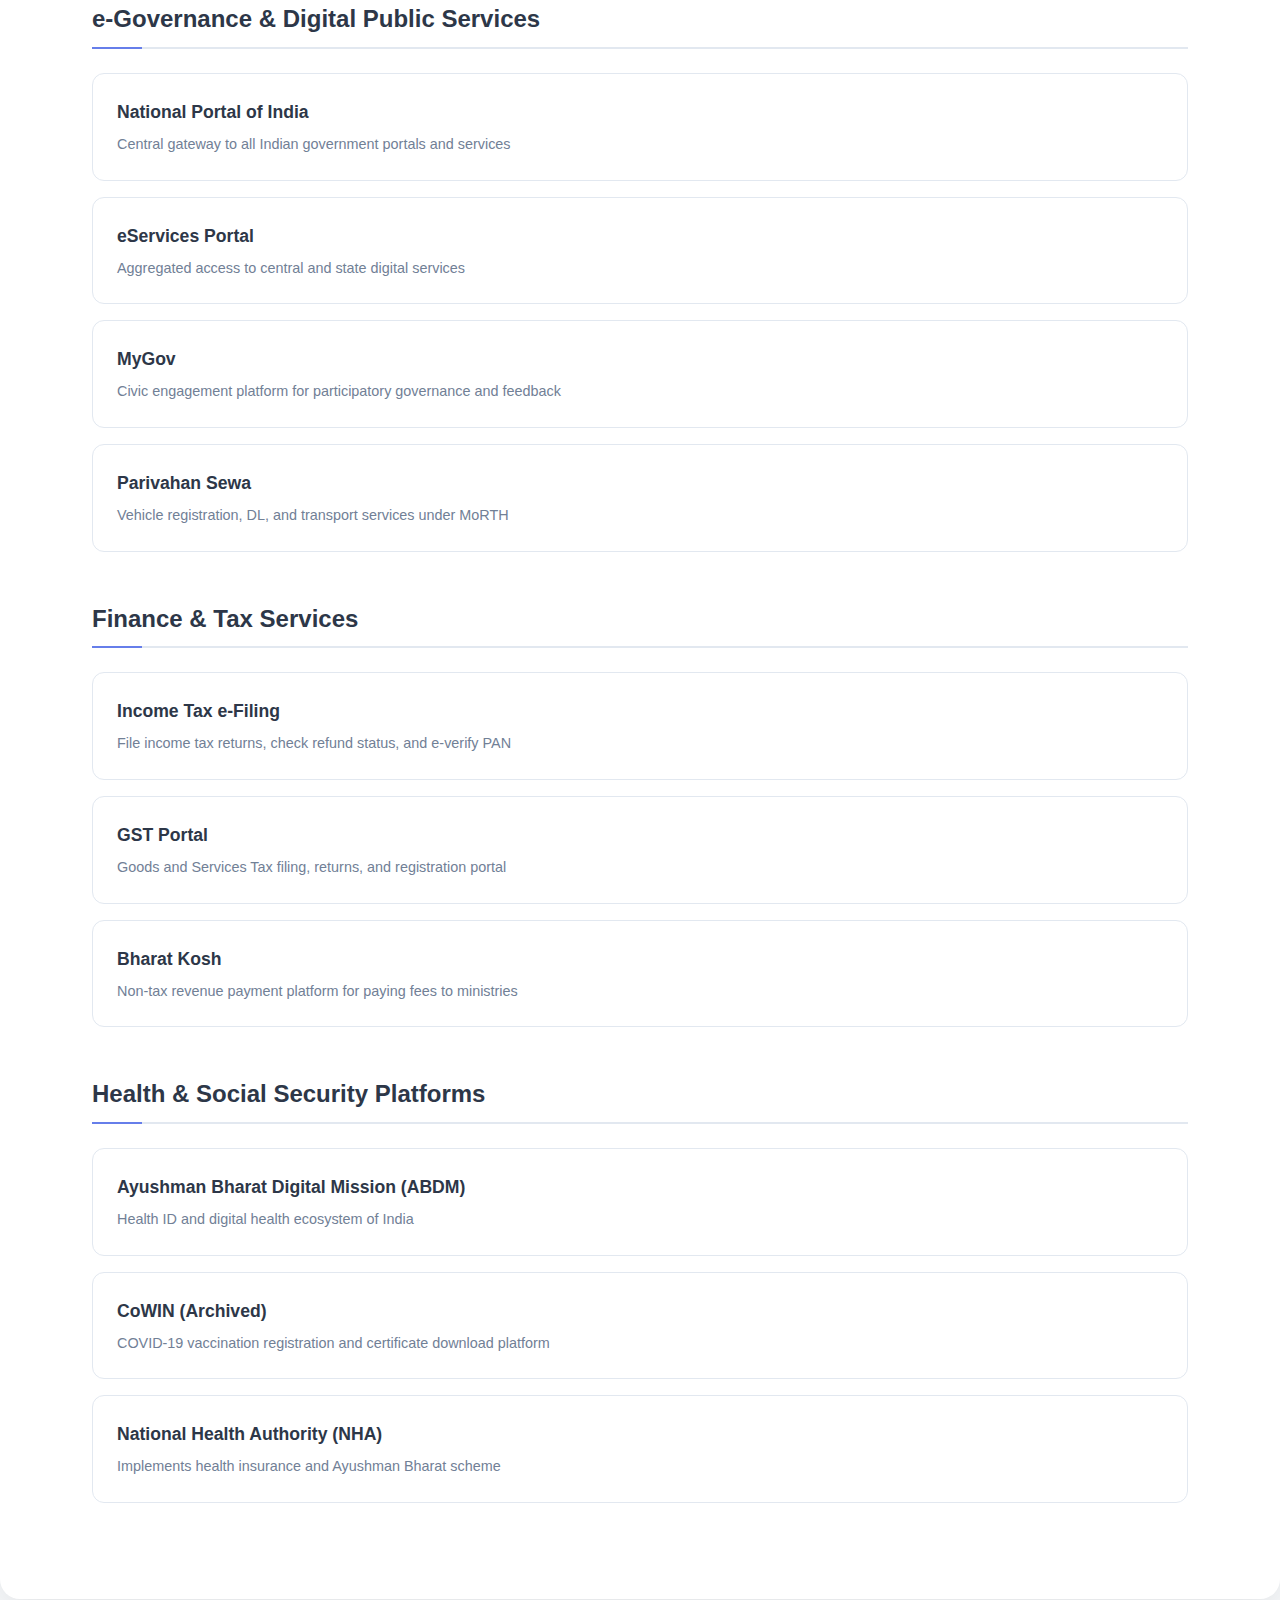
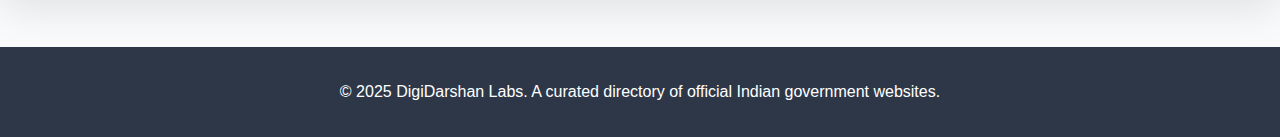
<file: services.html>
<!DOCTYPE html>
<html lang="en">
<head>
    <meta charset="UTF-8">
    <meta name="viewport" content="width=device-width, initial-scale=1.0">
    <meta name="description" content="Official Central Government websites and ministries of India">
    <title>Digital Services - DigiDarshan Labs</title>
    <link rel="apple-touch-icon" sizes="180x180" href="assets/apple-touch-icon.png">
    <link rel="icon" type="image/png" sizes="32x32" href="assets/favicon-32x32.png">
    <link rel="icon" type="image/png" sizes="16x16" href="assets/favicon-16x16.png">
    <link rel="manifest" href="assets/site.webmanifest">
    <link rel="stylesheet" href="css/styles.css">
</head>
<body>
    <!-- Header Navigation -->
    <header class="header">
        <div class="container">
            <div class="header-content">
                <a href="index.html" class="logo">🇮🇳 DigiDarshan Labs</a>
                <nav>
                    <ul class="nav">
                        <li><a href="index.html">Home</a></li>
                        <li><a href="central.html">Central Govt</a></li>
                        <li><a href="education.html">Education</a></li>
                        <li><a href="services.html" class="active" >Services</a></li>
                        <li><a href="cyber.html">Cyber</a></li>
                    </ul>
                </nav>
            </div>
        </div>
    </header>

    <!-- Page Header -->
    <section class="page-header">
        <div class="container">
            <h1>Digital Services</h1>
            <p>Official online portals and platforms provided by the Government of India</p>
        </div>
    </section>

    <!-- Main Content -->
    <main class="main">
        <div class="container">
            <!-- Breadcrumb -->
            <div class="breadcrumb">
                <a href="index.html">Home</a> > Services
            </div>
            <div class="content">
<section class="section">
    <h2>Identity & Official Documents</h2>

    <div class="link-block">
        <a href="https://uidai.gov.in" target="_blank">UIDAI (Aadhaar)</a>
        <p>Unique Identification Authority of India – Aadhaar registration and update services</p>
    </div>

    <div class="link-block">
        <a href="https://www.digilocker.gov.in" target="_blank">DigiLocker</a>
        <p>Cloud-based storage for official digital documents issued by government agencies</p>
    </div>

    <div class="link-block">
        <a href="https://passportindia.gov.in" target="_blank">Passport Seva</a>
        <p>Online application, renewal, and tracking for Indian passports</p>
    </div>

    <div class="link-block">
        <a href="https://pan.utiitsl.com/PAN/" target="_blank">PAN Services (UTIITSL)</a>
        <p>Apply for new PAN card or update existing PAN online</p>
    </div>
</section>
<section class="section">
    <h2>Employment & Welfare Services</h2>

    <div class="link-block">
        <a href="https://www.ncs.gov.in" target="_blank">National Career Service (NCS)</a>
        <p>Centralized platform for government jobs, career guidance, and skill training</p>
    </div>

    <div class="link-block">
        <a href="https://www.epfindia.gov.in" target="_blank">EPFO</a>
        <p>Employee Provident Fund Organization – UAN services, claim, and pension tracking</p>
    </div>

    <div class="link-block">
        <a href="https://eshram.gov.in" target="_blank">e-Shram</a>
        <p>Central database for unorganized workers – benefits and identification</p>
    </div>

    <div class="link-block">
        <a href="https://pmkisan.gov.in" target="_blank">PM Kisan</a>
        <p>Direct benefit transfer platform for farmers</p>
    </div>
</section>
<section class="section">
    <h2>e-Governance & Digital Public Services</h2>

    <div class="link-block">
        <a href="https://www.india.gov.in" target="_blank">National Portal of India</a>
        <p>Central gateway to all Indian government portals and services</p>
    </div>

    <div class="link-block">
        <a href="https://services.india.gov.in" target="_blank">eServices Portal</a>
        <p>Aggregated access to central and state digital services</p>
    </div>

    <div class="link-block">
        <a href="https://mygov.in" target="_blank">MyGov</a>
        <p>Civic engagement platform for participatory governance and feedback</p>
    </div>

    <div class="link-block">
        <a href="https://sarthi.parivahan.gov.in" target="_blank">Parivahan Sewa</a>
        <p>Vehicle registration, DL, and transport services under MoRTH</p>
    </div>
</section>
<section class="section">
    <h2>Finance & Tax Services</h2>

    <div class="link-block">
        <a href="https://www.incometax.gov.in" target="_blank">Income Tax e-Filing</a>
        <p>File income tax returns, check refund status, and e-verify PAN</p>
    </div>

    <div class="link-block">
        <a href="https://www.gst.gov.in" target="_blank">GST Portal</a>
        <p>Goods and Services Tax filing, returns, and registration portal</p>
    </div>

    <div class="link-block">
        <a href="https://bharatkosh.gov.in" target="_blank">Bharat Kosh</a>
        <p>Non-tax revenue payment platform for paying fees to ministries</p>
    </div>
</section>
<section class="section">
    <h2>Health & Social Security Platforms</h2>

    <div class="link-block">
        <a href="https://abdm.gov.in" target="_blank">Ayushman Bharat Digital Mission (ABDM)</a>
        <p>Health ID and digital health ecosystem of India</p>
    </div>

    <div class="link-block">
        <a href="https://www.cowin.gov.in" target="_blank">CoWIN (Archived)</a>
        <p>COVID-19 vaccination registration and certificate download platform</p>
    </div>

    <div class="link-block">
        <a href="https://nha.gov.in" target="_blank">National Health Authority (NHA)</a>
        <p>Implements health insurance and Ayushman Bharat scheme</p>
    </div>
</section>









                <!-- Template Section for Easy Copy-Paste -->
                <!-- 
                <section class="section">
                    <h2>New Section Name</h2>
                    
                    <div class="link-block">
                        <a href="https://example.gov.in" target="_blank">Website Name</a>
                        <p>Brief description of the website or organization</p>
                    </div>
                </section>
                -->
            </div>
        </div>
    </main>

    <!-- Footer -->
    <footer class="footer">
        <div class="container">
            <p>&copy; 2025 DigiDarshan Labs. A curated directory of official Indian government websites.</p>
        </div>
    </footer>

    <script src="js/script.js"></script>
</body>
</html>
</file>
<file: css/styles.css>
* {
            margin: 0;
            padding: 0;
            box-sizing: border-box;
        }

        body {
            font-family: 'Segoe UI', Tahoma, Geneva, Verdana, sans-serif;
            line-height: 1.6;
            color: #333;
            background: #f8fafc;
        }

        /* Container */
        .container {
            max-width: 1200px;
            margin: 0 auto;
            padding: 0 20px;
        }

        /* Header */
        .header {
            background: rgba(255, 255, 255, 0.95);
            backdrop-filter: blur(10px);
            box-shadow: 0 2px 20px rgba(0, 0, 0, 0.1);
            position: sticky;
            top: 0;
            z-index: 100;
        }

        .header-content {
            display: flex;
            justify-content: space-between;
            align-items: center;
            padding: 1rem 0;
        }

        .logo {
            font-size: 1.5rem;
            font-weight: 700;
            color: #4a5568;
            text-decoration: none;
        }

        /* Navigation */
        .nav {
            display: flex;
            gap: 2rem;
            list-style: none;
        }

        .nav a {
            text-decoration: none;
            color: #4a5568;
            font-weight: 500;
            transition: color 0.3s ease;
            padding: 0.5rem 1rem;
            border-radius: 8px;
        }

        .nav a:hover {
            color: #667eea;
            background: rgba(102, 126, 234, 0.1);
        }

        .nav a.active {
            color: #667eea;
            background: rgba(102, 126, 234, 0.1);
        }

        /* Page Header */
        .page-header {
            background: linear-gradient(135deg, #667eea 0%, #764ba2 100%);
            color: white;
            padding: 3rem 0;
            text-align: center;
        }

        .page-header h1 {
            font-size: 2.5rem;
            font-weight: 700;
            margin-bottom: 0.5rem;
        }

        .page-header p {
            font-size: 1.1rem;
            opacity: 0.9;
        }

        /* Main Content */
        .main {
            background: white;
            margin: 2rem 0;
            border-radius: 20px;
            box-shadow: 0 10px 40px rgba(0, 0, 0, 0.1);
            overflow: hidden;
        }

        .content {
            padding: 3rem 2rem;
        }

        /* Section Styles */
        .section {
            margin-bottom: 3rem;
        }

        .section h2 {
            font-size: 1.5rem;
            font-weight: 600;
            color: #2d3748;
            margin-bottom: 1.5rem;
            padding-bottom: 0.5rem;
            border-bottom: 2px solid #e2e8f0;
            position: relative;
        }

        .section h2::before {
            content: '';
            position: absolute;
            bottom: -2px;
            left: 0;
            width: 50px;
            height: 2px;
            background: #667eea;
        }

        /* Link Block Styles */
        .link-block {
            background: white;
            border: 1px solid #e2e8f0;
            border-radius: 12px;
            padding: 1.5rem;
            margin-bottom: 1rem;
            transition: all 0.3s ease;
            position: relative;
            overflow: hidden;
        }

        .link-block::before {
            content: '';
            position: absolute;
            left: 0;
            top: 0;
            width: 3px;
            height: 100%;
            background: #667eea;
            opacity: 0;
            transition: opacity 0.3s ease;
        }

        .link-block:hover {
            transform: translateX(5px);
            box-shadow: 0 5px 20px rgba(0, 0, 0, 0.1);
            border-color: #667eea;
        }

        .link-block:hover::before {
            opacity: 1;
        }

        .link-block a {
            color: #2d3748;
            text-decoration: none;
            font-weight: 600;
            font-size: 1.1rem;
            display: block;
            margin-bottom: 0.5rem;
            transition: color 0.3s ease;
        }

        .link-block a:hover {
            color: #667eea;
        }

        .link-block p {
            color: #718096;
            font-size: 0.9rem;
            margin: 0;
            line-height: 1.5;
        }

        /* Breadcrumb */
        .breadcrumb {
            padding: 1rem 0;
            color: #718096;
            font-size: 0.9rem;
        }

        .breadcrumb a {
            color: #667eea;
            text-decoration: none;
        }

        .breadcrumb a:hover {
            text-decoration: underline;
        }

        /* Footer */
        .footer {
            background: #2d3748;
            color: white;
            text-align: center;
            padding: 2rem 0;
            margin-top: 3rem;
        }

        /* Mobile Responsiveness */
        @media (max-width: 768px) {
            .header-content {
                flex-direction: column;
                gap: 1rem;
            }

            .nav {
                gap: 1rem;
            }

            .page-header h1 {
                font-size: 2rem;
            }

            .content {
                padding: 2rem 1rem;
            }

            .link-block {
                padding: 1rem;
            }
        }
        .menu-wrapper {
            position: relative;
            display: inline-block;
        }

        .menu-button {
            background: none;
            border: none;
            font-size: 1.5rem;
            cursor: pointer;
            color: #4a5568;
            padding: 0.3rem 0.6rem;
            border-radius: 8px;
            transition: background 0.3s ease;
         }

.menu-button:hover {
    background: rgba(102, 126, 234, 0.1);
}

.menu-dropdown {
    display: none;
    position: absolute;
    right: 0;
    top: 2.5rem;
    background: white;
    border: 1px solid #e2e8f0;
    border-radius: 12px;
    box-shadow: 0 5px 15px rgba(0, 0, 0, 0.1);
    z-index: 99;
    min-width: 150px;
    overflow: hidden;
}

.menu-dropdown a {
    display: block;
    padding: 0.8rem 1rem;
    text-decoration: none;
    color: #2d3748;
    font-weight: 500;
}

.menu-dropdown a:hover {
    background: #f0f4ff;
    color: #667eea;
}
</file>
